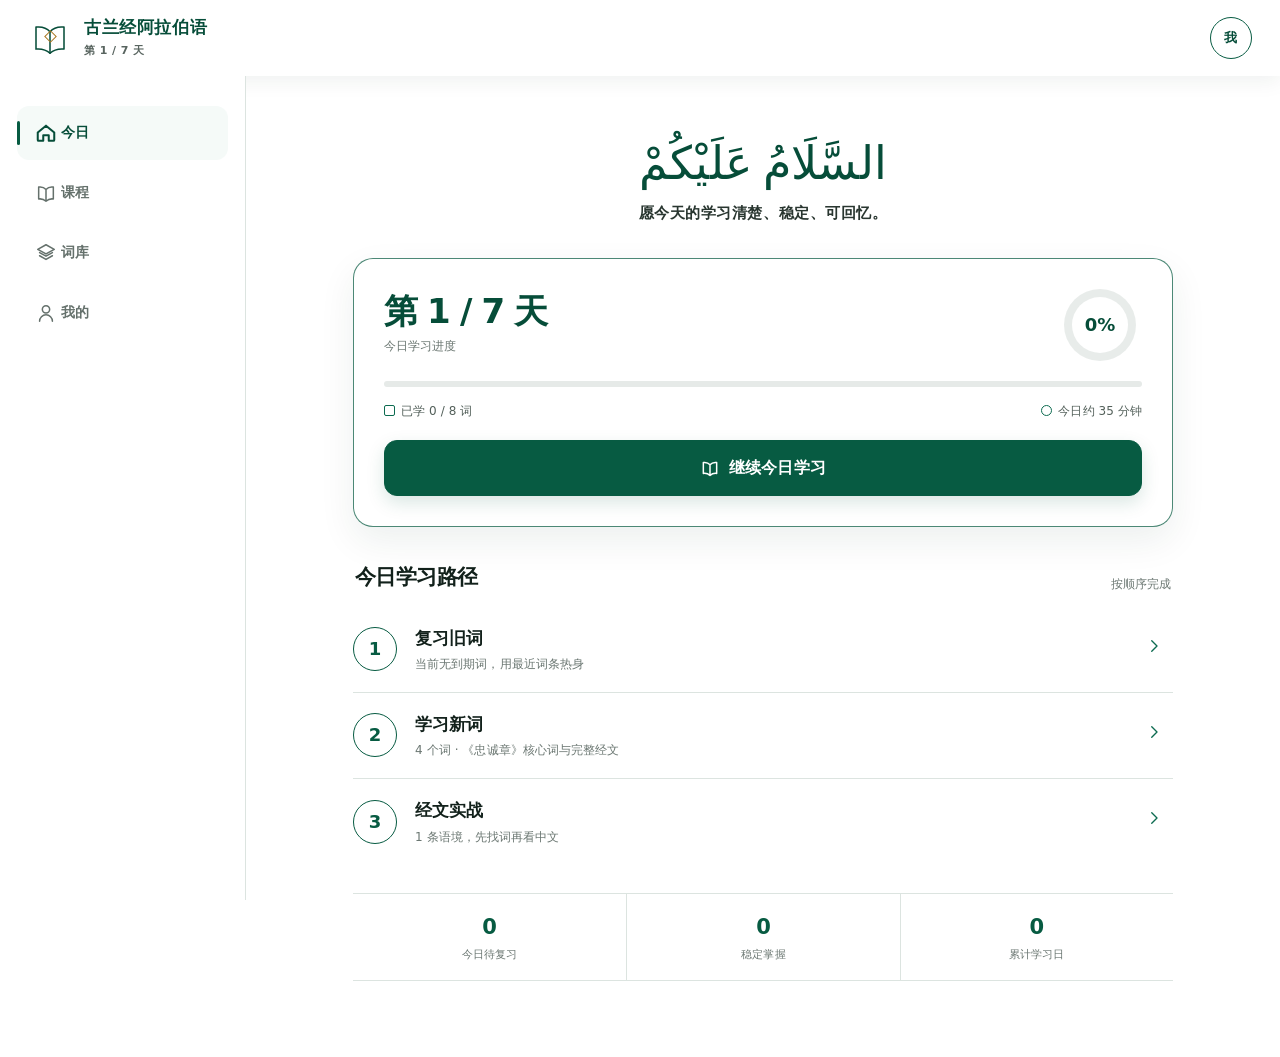
<file: web/index.html>
<!doctype html>
<html lang="zh-CN">
<head>
  <meta charset="utf-8">
  <meta name="viewport" content="width=device-width,initial-scale=1,viewport-fit=cover">
  <meta name="theme-color" content="#075b42">
  <meta name="color-scheme" content="light">
  <meta name="description" content="离线优先的古兰经阿拉伯语学习应用开源代码">
  <title>古兰经阿拉伯语学习</title>
  <link rel="manifest" href="manifest.webmanifest">
  <link rel="icon" href="assets/app-icon.svg" type="image/svg+xml">
  <link rel="stylesheet" href="styles.css?v=0.2.0-community">
</head>
<body>
  <div class="app-shell">
    <header class="topbar">
      <button class="brand-button" type="button" data-go="today" aria-label="回到今日学习">
        <span class="brand-mark" aria-hidden="true">
          <svg viewBox="0 0 48 48"><path d="M8 11.5c6.8-.8 12.2 1 16 5.3 3.8-4.3 9.2-6.1 16-5.3v25.2c-6.6-.6-11.9 1-16 4.8-4.1-3.8-9.4-5.4-16-4.8V11.5Z"/><path d="M24 17v24.5"/></svg>
        </span>
        <span><strong>古兰经阿拉伯语</strong><small id="topbarSubtitle">第 1 / 7 天</small></span>
      </button>
      <div class="topbar-actions">
        <button id="installButton" class="icon-button" type="button" aria-label="安装应用" title="安装应用" hidden>
          <svg viewBox="0 0 24 24"><path d="M12 3v12m0 0 4-4m-4 4-4-4M5 17v3h14v-3"/></svg>
        </button>
        <button class="avatar-button" type="button" data-go="profile" aria-label="打开我的学习">我</button>
      </div>
    </header>

    <nav class="main-nav" aria-label="主导航">
      <button class="nav-item active" type="button" data-view="today">
        <svg viewBox="0 0 24 24"><path d="M3 11.5 12 4l9 7.5v8a1 1 0 0 1-1 1h-5v-6H9v6H4a1 1 0 0 1-1-1v-8Z"/></svg><span>今日</span>
      </button>
      <button class="nav-item" type="button" data-view="course">
        <svg viewBox="0 0 24 24"><path d="M4 5.5c3.3-.5 6 .4 8 2.7 2-2.3 4.7-3.2 8-2.7v13c-3.2-.4-5.9.5-8 2.5-2.1-2-4.8-2.9-8-2.5v-13ZM12 8.2V21"/></svg><span>课程</span>
      </button>
      <button class="nav-item" type="button" data-view="library">
        <svg viewBox="0 0 24 24"><path d="m12 3 9 5-9 5-9-5 9-5Zm-7 8.5 7 4 7-4M5 15l7 4 7-4"/></svg><span>词库</span>
      </button>
      <button class="nav-item" type="button" data-view="pronunciation">
        <svg viewBox="0 0 24 24"><path d="M12 15a4 4 0 0 0 4-4V6a4 4 0 1 0-8 0v5a4 4 0 0 0 4 4Zm7-4a7 7 0 0 1-14 0M12 18v4m-4 0h8"/></svg><span>发音</span>
      </button>
      <button class="nav-item" type="button" data-view="profile">
        <svg viewBox="0 0 24 24"><path d="M12 12a4 4 0 1 0 0-8 4 4 0 0 0 0 8Zm-7 9a7 7 0 0 1 14 0"/></svg><span>我的</span>
      </button>
    </nav>

    <main id="mainView" class="main-view" tabindex="-1" aria-live="polite"></main>
  </div>

  <section id="sessionLayer" class="session-layer" role="dialog" aria-modal="true" hidden aria-label="学习训练">
    <header class="session-header">
      <button id="sessionBack" class="icon-button" type="button" aria-label="退出当前训练">
        <svg viewBox="0 0 24 24"><path d="m15 5-7 7 7 7"/></svg>
      </button>
      <div class="session-heading"><strong id="sessionTitle">学习训练</strong><span id="sessionCount">1 / 5</span></div>
      <button id="sessionFavorite" class="icon-button" type="button" aria-label="收藏当前词" hidden>
        <svg viewBox="0 0 24 24"><path d="m12 3 2.8 5.7 6.2.9-4.5 4.4 1.1 6.2-5.6-3-5.6 3 1.1-6.2L3 9.6l6.2-.9L12 3Z"/></svg>
      </button>
    </header>
    <div class="session-progress"><span id="sessionProgress"></span></div>
    <div id="sessionContent" class="session-content"></div>
  </section>

  <dialog id="confirmDialog" class="dialog">
    <form method="dialog">
      <h2 id="dialogTitle">请确认</h2>
      <p id="dialogMessage"></p>
      <div class="dialog-actions">
        <button class="secondary-button" value="cancel">取消</button>
        <button id="dialogConfirm" class="danger-button" value="confirm">确认</button>
      </div>
    </form>
  </dialog>

  <div id="toast" class="toast" role="status" aria-live="polite"></div>
  <input id="importInput" type="file" accept="application/json" hidden>
  <audio id="modelAudio" preload="auto" crossorigin="anonymous"></audio>
  <audio id="recordingAudio" preload="metadata"></audio>

  <script src="data/course-data.js?v=0.2.0-community"></script>
  <script src="data/alphabet-data.js?v=0.2.0-community"></script>
  <script src="data/pronunciation-data.js?v=0.2.0-community"></script>
  <script src="app.js?v=0.2.0-community"></script>
</body>
</html>
</file>
<file: web/styles.css>
:root {
  --green-950: #043b2c;
  --green-900: #064d39;
  --green-800: #075b42;
  --green-700: #0c6b50;
  --green-100: #e8f3ee;
  --green-50: #f5faf8;
  --sand-200: #dfc99c;
  --sand-100: #f4e8cf;
  --sand-50: #fcf8f0;
  --gold: #a97722;
  --red: #bd4038;
  --red-soft: #fff0ee;
  --amber: #d79711;
  --ink: #12211b;
  --muted: #6b7772;
  --line: #dce4e0;
  --line-strong: #c6d2cc;
  --white: #ffffff;
  --page: #f7f9f8;
  --shadow: 0 14px 36px rgba(13, 54, 39, .075);
  --shadow-soft: 0 5px 18px rgba(13, 54, 39, .055);
  --radius: 20px;
  --radius-md: 16px;
  --radius-sm: 12px;
  --safe-top: env(safe-area-inset-top, 0px);
  --safe-bottom: 0px;
}

* { box-sizing: border-box; }
html { min-height: 100%; background: var(--page); color: var(--ink); }
body {
  min-height: 100%;
  margin: 0;
  background: var(--page);
  font-family: "Microsoft YaHei", "PingFang SC", "Noto Sans SC", system-ui, sans-serif;
  font-size: 15px;
  line-height: 1.55;
  -webkit-font-smoothing: antialiased;
}
button, input, select { font: inherit; }
button { color: inherit; }
button:disabled { opacity: .48; cursor: not-allowed; }
button, a, select, input { -webkit-tap-highlight-color: transparent; }
button:focus-visible, a:focus-visible, input:focus-visible, select:focus-visible {
  outline: 3px solid rgba(10, 107, 77, .2);
  outline-offset: 2px;
}
a { color: inherit; }
svg { width: 24px; height: 24px; fill: none; stroke: currentColor; stroke-width: 1.8; stroke-linecap: round; stroke-linejoin: round; }
[hidden] { display: none !important; }
.arabic {
  font-family: "Noto Naskh Arabic", "Traditional Arabic", "Amiri", "Scheherazade New", serif;
  direction: rtl;
  unicode-bidi: isolate;
}

.app-shell { min-height: 100dvh; background: var(--white); }
.topbar {
  position: sticky;
  top: 0;
  z-index: 30;
  height: calc(68px + var(--safe-top));
  display: flex;
  align-items: center;
  justify-content: space-between;
  padding: var(--safe-top) 18px 0;
  border-bottom: 1px solid rgba(221, 228, 224, .86);
  background: rgba(255, 255, 255, .96);
  backdrop-filter: blur(12px);
}
.brand-button { display: flex; align-items: center; gap: 11px; border: 0; background: transparent; padding: 0; text-align: left; cursor: pointer; }
.brand-button > span:last-child { display: grid; }
.brand-button strong { font-size: 16px; line-height: 1.25; letter-spacing: .01em; }
.brand-button small { margin-top: 2px; color: var(--muted); font-size: 11px; font-weight: 600; }
.brand-mark { width: 38px; height: 38px; display: grid; place-items: center; border-radius: 12px; color: var(--white); background: var(--green-800); }
.brand-mark svg { width: 25px; height: 25px; stroke-width: 2.2; }
.topbar-actions { display: flex; align-items: center; gap: 8px; }
.icon-button { width: 42px; height: 42px; display: grid; place-items: center; border: 0; border-radius: 50%; background: transparent; cursor: pointer; }
.icon-button:hover { background: var(--green-50); color: var(--green-800); }
.avatar-button { width: 36px; height: 36px; border: 0; border-radius: 50%; color: var(--white); background: var(--green-800); font-size: 13px; font-weight: 800; cursor: pointer; }

.main-nav {
  position: fixed;
  left: 0;
  right: 0;
  bottom: 0;
  z-index: 40;
  height: calc(68px + var(--safe-bottom));
  display: grid;
  grid-template-columns: repeat(5, 1fr);
  padding-bottom: var(--safe-bottom);
  border-top: 1px solid var(--line);
  background: rgba(255, 255, 255, .98);
}
.nav-item { min-width: 0; display: flex; flex-direction: column; align-items: center; justify-content: center; gap: 3px; border: 0; background: transparent; color: #68726d; font-size: 11px; font-weight: 650; cursor: pointer; }
.nav-item svg { width: 23px; height: 23px; stroke-width: 1.7; }
.nav-item.active { color: var(--green-800); font-weight: 800; }
.nav-item.active svg { stroke-width: 2.2; }
.main-view { min-height: calc(100dvh - 68px - var(--safe-top)); padding: 22px 16px calc(92px + var(--safe-bottom)); background: var(--white); }
.main-view:focus { outline: none; }
.page { width: min(100%, 760px); margin: 0 auto; animation: page-in .2s ease-out; }
@keyframes page-in { from { opacity: .4; transform: translateY(4px); } to { opacity: 1; transform: none; } }

.page-heading { margin-bottom: 22px; }
.page-heading h1 { margin: 0; font-size: 28px; line-height: 1.25; letter-spacing: -.02em; }
.page-heading p { margin: 7px 0 0; color: var(--muted); }
.eyebrow { margin: 0 0 5px; color: var(--green-700); font-size: 13px; font-weight: 800; }
.greeting { padding: 7px 2px 21px; text-align: center; }
.greeting .arabic { color: var(--green-900); font-size: 28px; line-height: 1.3; }
.greeting p { margin: 5px 0 0; color: var(--muted); }

.today-panel { padding: 22px; border: 1px solid var(--line); border-radius: var(--radius); background: var(--white); box-shadow: var(--shadow); }
.day-row { display: flex; align-items: baseline; justify-content: space-between; gap: 16px; }
.day-row h1 { margin: 0; font-size: 28px; line-height: 1.2; }
.day-row strong { color: var(--green-800); font-size: 16px; }
.progress-track { height: 7px; overflow: hidden; margin: 14px 0 10px; border-radius: 999px; background: #e5e8e6; }
.progress-track > span { display: block; height: 100%; width: 0; border-radius: inherit; background: var(--green-800); transition: width .3s ease; }
.today-meta { display: flex; justify-content: space-between; gap: 12px; color: var(--muted); font-size: 12px; }

.primary-button, .secondary-button, .outline-button, .danger-button, .answer-button {
  min-height: 48px;
  display: inline-flex;
  align-items: center;
  justify-content: center;
  gap: 9px;
  border-radius: 10px;
  padding: 0 18px;
  font-size: 15px;
  font-weight: 800;
  text-decoration: none;
  cursor: pointer;
}
.primary-button { color: var(--white); border: 1px solid var(--green-800); background: var(--green-800); }
.primary-button:hover { background: var(--green-900); }
.primary-button.wide { width: 100%; min-height: 56px; margin-top: 18px; font-size: 17px; }
.primary-button svg, .secondary-button svg, .outline-button svg { width: 20px; height: 20px; }
.secondary-button { border: 1px solid var(--line-strong); background: var(--white); }
.secondary-button:hover { color: var(--green-800); border-color: var(--green-700); }
.outline-button { border: 1px solid var(--sand-200); background: var(--sand-50); color: #715217; }
.danger-button { color: var(--red); border: 1px solid #e0aaa5; background: var(--red-soft); }
.text-button { border: 0; background: transparent; color: var(--green-800); padding: 7px; font-weight: 800; cursor: pointer; }
.small-button { min-height: 38px; padding: 0 13px; font-size: 13px; }
.button-row { display: flex; flex-wrap: wrap; gap: 10px; }
.button-row > * { flex: 1 1 150px; }

.section-title { display: flex; align-items: center; justify-content: space-between; gap: 12px; margin: 30px 2px 12px; }
.section-title h2 { margin: 0; font-size: 19px; }
.section-title span { color: var(--muted); font-size: 12px; }
.path-list { position: relative; display: grid; gap: 10px; }
.path-list::before { content: ""; position: absolute; left: 22px; top: 32px; bottom: 32px; width: 1px; background: var(--line-strong); }
.path-item {
  position: relative;
  width: 100%;
  min-height: 72px;
  display: grid;
  grid-template-columns: 46px 1fr 24px;
  align-items: center;
  gap: 12px;
  padding: 11px 14px 11px 10px;
  border: 1px solid var(--line);
  border-radius: 13px;
  background: var(--white);
  text-align: left;
  cursor: pointer;
}
.path-item:hover { border-color: #9db6ab; background: var(--green-50); }
.path-number { position: relative; z-index: 1; width: 38px; height: 38px; display: grid; place-items: center; border: 2px solid var(--green-800); border-radius: 50%; color: var(--green-800); background: var(--white); font-weight: 900; }
.path-item.done .path-number { color: var(--white); background: var(--green-800); }
.path-copy { min-width: 0; display: grid; }
.path-copy strong { font-size: 16px; }
.path-copy small { margin-top: 2px; color: var(--muted); white-space: nowrap; overflow: hidden; text-overflow: ellipsis; }
.path-arrow { color: var(--muted); }
.path-arrow svg { width: 18px; }
.gate-note { margin-top: 14px; padding: 13px 15px; border-left: 3px solid var(--gold); background: var(--sand-50); color: #685126; font-size: 13px; }

.summary-strip { display: grid; grid-template-columns: repeat(3, 1fr); margin-top: 24px; border-top: 1px solid var(--line); border-bottom: 1px solid var(--line); }
.summary-item { padding: 15px 10px; text-align: center; border-left: 1px solid var(--line); }
.summary-item:first-child { border-left: 0; }
.summary-item strong { display: block; color: var(--green-800); font-size: 20px; }
.summary-item span { display: block; margin-top: 2px; color: var(--muted); font-size: 11px; }

.tabs { display: flex; gap: 4px; overflow-x: auto; margin-bottom: 18px; padding: 3px; border: 1px solid var(--line); border-radius: 11px; background: var(--page); scrollbar-width: none; }
.tab { flex: 1 0 auto; min-height: 38px; border: 0; border-radius: 8px; padding: 0 14px; background: transparent; color: var(--muted); font-size: 13px; font-weight: 750; cursor: pointer; }
.tab.active { color: var(--green-900); background: var(--white); box-shadow: 0 1px 4px rgba(17,49,38,.08); }
.lesson-list, .pron-list, .word-list { border-top: 1px solid var(--line); }
.lesson-row, .pron-row, .word-row {
  width: 100%;
  min-height: 70px;
  display: grid;
  grid-template-columns: auto minmax(0, 1fr) auto;
  align-items: center;
  gap: 14px;
  padding: 12px 4px;
  border: 0;
  border-bottom: 1px solid var(--line);
  background: transparent;
  text-align: left;
  cursor: pointer;
}
.lesson-row:hover, .pron-row:hover, .word-row:hover { background: var(--green-50); }
.row-index { width: 42px; height: 42px; display: grid; place-items: center; border-radius: 50%; color: var(--green-800); background: var(--green-100); font-weight: 900; }
.row-copy { min-width: 0; display: grid; }
.row-copy strong { white-space: nowrap; overflow: hidden; text-overflow: ellipsis; }
.row-copy small { margin-top: 3px; color: var(--muted); white-space: nowrap; overflow: hidden; text-overflow: ellipsis; }
.row-status { color: var(--muted); font-size: 12px; text-align: right; }
.row-status.done { color: var(--green-700); font-weight: 800; }
.row-chevron { color: #87918c; }

.lesson-hero { padding-bottom: 20px; border-bottom: 1px solid var(--line); }
.back-line { display: flex; align-items: center; justify-content: space-between; margin: -8px 0 16px; }
.back-button { display: inline-flex; align-items: center; gap: 4px; border: 0; background: transparent; padding: 7px 0; color: var(--green-800); font-weight: 800; cursor: pointer; }
.back-button svg { width: 18px; }
.lesson-hero h1 { margin: 0; font-size: 26px; }
.lesson-hero p { color: var(--muted); }
.lesson-meta { display: flex; flex-wrap: wrap; gap: 8px 20px; color: var(--muted); font-size: 12px; }
.lesson-preview { margin-top: 20px; }
.mini-word { display: grid; grid-template-columns: 1fr auto; align-items: center; gap: 18px; padding: 12px 0; border-bottom: 1px solid var(--line); }
.mini-word .arabic { color: var(--green-900); font-size: 27px; }
.mini-word span:last-child { text-align: right; }

.search-box { position: relative; margin-bottom: 14px; }
.search-box svg { position: absolute; left: 14px; top: 50%; width: 20px; transform: translateY(-50%); color: var(--muted); }
.search-box input { width: 100%; height: 50px; border: 1px solid var(--line-strong); border-radius: 12px; padding: 0 15px 0 44px; background: var(--white); color: var(--ink); }
.word-row { grid-template-columns: minmax(110px, .75fr) minmax(0, 1fr) auto; }
.word-row .arabic { color: var(--green-900); font-size: 26px; text-align: right; }
.word-row .word-meaning { min-width: 0; }
.word-row .word-meaning strong, .word-row .word-meaning small { display: block; white-space: nowrap; overflow: hidden; text-overflow: ellipsis; }
.word-row .word-meaning small { color: var(--muted); font-size: 11px; }
.favorite-mark { color: var(--gold); }
.empty-state { padding: 54px 20px; text-align: center; color: var(--muted); }
.empty-state svg { width: 44px; height: 44px; margin-bottom: 8px; color: var(--line-strong); }

.pron-overview { padding: 20px 0; border-top: 1px solid var(--line); border-bottom: 1px solid var(--line); }
.pron-overview .progress-track { margin-top: 10px; }
.pron-latest { display: grid; grid-template-columns: auto auto 1fr; align-items: baseline; gap: 9px; margin-top: 14px; padding: 12px 14px; border-radius: 11px; background: var(--green-50); text-align: left; }
.pron-latest span, .pron-latest small { color: var(--muted); font-size: 12px; }
.pron-latest strong { color: var(--green-800); font-size: 18px; }
.pron-latest small { text-align: right; }
.gate-badge { min-width: 42px; height: 26px; display: inline-grid; place-items: center; border-radius: 6px; color: #6c5118; background: var(--sand-100); font-size: 11px; font-weight: 900; }

.profile-grid { display: grid; grid-template-columns: repeat(3, 1fr); border: 1px solid var(--line); border-radius: var(--radius); overflow: hidden; }
.profile-stat { padding: 18px 8px; border-left: 1px solid var(--line); text-align: center; }
.profile-stat:first-child { border-left: 0; }
.profile-stat strong { display: block; color: var(--green-800); font-size: 23px; }
.profile-stat span { color: var(--muted); font-size: 11px; }
.settings-list { border-top: 1px solid var(--line); }
.setting-row { min-height: 68px; display: grid; grid-template-columns: minmax(0,1fr) auto; align-items: center; gap: 18px; border-bottom: 1px solid var(--line); }
.setting-copy strong, .setting-copy small { display: block; }
.setting-copy small { margin-top: 3px; color: var(--muted); }
.setting-row select { min-height: 40px; border: 1px solid var(--line-strong); border-radius: 8px; background: var(--white); padding: 0 10px; }
.switch { position: relative; width: 48px; height: 28px; }
.switch input { position: absolute; opacity: 0; pointer-events: none; }
.switch span { position: absolute; inset: 0; border-radius: 999px; background: #c8cfcb; transition: .2s; }
.switch span::after { content: ""; position: absolute; width: 22px; height: 22px; left: 3px; top: 3px; border-radius: 50%; background: var(--white); box-shadow: 0 1px 3px rgba(0,0,0,.2); transition: .2s; }
.switch input:checked + span { background: var(--green-800); }
.switch input:checked + span::after { transform: translateX(20px); }
.source-note { margin-top: 24px; padding: 14px 16px; border-left: 3px solid var(--green-700); background: var(--green-50); color: var(--muted); font-size: 12px; }

.session-layer { position: fixed; inset: 0; z-index: 100; overflow-y: auto; background: var(--white); }
.session-header { position: sticky; top: 0; z-index: 4; height: calc(64px + var(--safe-top)); padding-top: var(--safe-top); display: grid; grid-template-columns: 48px 1fr 48px; align-items: center; border-bottom: 1px solid var(--line); background: rgba(255,255,255,.97); }
.session-heading { min-width: 0; display: flex; align-items: center; justify-content: center; gap: 12px; }
.session-heading strong { white-space: nowrap; overflow: hidden; text-overflow: ellipsis; }
.session-heading span { color: var(--muted); font-size: 12px; font-weight: 750; }
.session-progress { position: sticky; top: calc(64px + var(--safe-top)); z-index: 4; height: 4px; background: #e6e9e7; }
.session-progress span { display: block; height: 100%; background: var(--green-800); transition: width .25s ease; }
.session-content { width: min(100%, 720px); min-height: calc(100dvh - 68px - var(--safe-top)); margin: 0 auto; padding: 28px 18px calc(36px + var(--safe-bottom)); }

.flashcard { min-height: calc(100dvh - 136px); display: flex; flex-direction: column; }
.flash-main { flex: 1; display: grid; place-items: center; text-align: center; padding: 10px 0 28px; }
.flash-main-inner { width: 100%; }
.word-study-mode { width: min(100%, 360px); display: grid; grid-template-columns: 1fr 1fr; gap: 4px; margin: 0 auto 24px; padding: 4px; border-radius: 12px; background: #edf1ef; }
.word-study-mode button { min-height: 44px; border: 0; border-radius: 9px; background: transparent; color: var(--muted); font-weight: 800; cursor: pointer; }
.word-study-mode button.active { color: var(--green-900); background: var(--white); box-shadow: 0 2px 8px rgba(17,49,38,.09); }
.word-study-mode button:disabled { cursor: not-allowed; opacity: .45; }
.flash-arabic { color: var(--green-900); font-size: clamp(64px, 18vw, 108px); line-height: 1.35; }
.dictation-cue { min-height: 112px; display: grid; place-items: center; align-content: center; gap: 5px; }
.dictation-cue span { display: inline-flex; min-height: 26px; align-items: center; border-radius: 999px; padding: 2px 11px; color: var(--green-800); background: var(--green-100); font-size: 11px; font-weight: 850; letter-spacing: .08em; }
.dictation-cue strong { color: var(--green-900); font-size: 24px; }
.dictation-cue small { color: var(--muted); font-size: 12px; }
.word-audio-player { width: min(100%, 440px); margin: 16px auto 0; padding: 16px; border: 1px solid var(--line); border-radius: 16px; background: #fbfcfb; }
.audio-circle { width: 58px; height: 58px; display: grid; place-items: center; margin: 0 auto 13px; border: 1px solid var(--line-strong); border-radius: 50%; color: var(--green-800); background: var(--white); box-shadow: 0 4px 10px rgba(17,49,38,.08); cursor: pointer; }
.audio-circle svg { width: 25px; height: 25px; }
.audio-circle.playing { color: var(--white); border-color: var(--green-800); background: var(--green-800); box-shadow: 0 0 0 7px var(--green-100); }
.audio-circle:disabled { cursor: not-allowed; opacity: .45; }
.word-audio-label { color: var(--green-700); font-size: 12px; font-weight: 800; }
.word-audio-status { min-height: 18px; margin-top: 3px; color: var(--muted); font-size: 11px; }
.word-audio-controls { display: grid; grid-template-columns: 112px minmax(0, 1fr); align-items: center; gap: 10px; margin-top: 13px; padding-top: 13px; border-top: 1px solid var(--line); text-align: left; }
.word-repeat-control, .word-speed-control { display: flex; align-items: center; gap: 6px; }
.word-repeat-control > span, .word-speed-control > span { color: var(--muted); font-size: 11px; font-weight: 750; }
.word-repeat-control select { min-width: 68px; min-height: 44px; border: 1px solid var(--line-strong); border-radius: 8px; padding: 0 7px; background: var(--white); color: var(--text); font-weight: 750; }
.word-speed-control { justify-content: flex-end; }
.word-speed-control button { min-width: 52px; min-height: 44px; border: 1px solid transparent; border-radius: 8px; background: transparent; color: var(--muted); cursor: pointer; }
.word-speed-control button.active { border-color: var(--green-800); color: var(--white); background: var(--green-800); font-weight: 800; }
.pronunciation-form-switcher { width: min(100%, 520px); margin: -12px auto 16px; text-align: center; }
.pronunciation-form-switcher > span { display: block; margin-bottom: 7px; color: var(--muted); font-size: 11px; font-weight: 800; }
.pronunciation-form-switcher > div { display: flex; flex-wrap: wrap; justify-content: center; gap: 6px; }
.pronunciation-form-switcher button { min-height: 42px; border: 1px solid var(--line-strong); border-radius: 9px; padding: 3px 13px 6px; color: var(--green-900); background: var(--white); font-family: "Noto Naskh Arabic", "Traditional Arabic", serif; font-size: 22px; cursor: pointer; }
.pronunciation-form-switcher button.active { border-color: var(--green-800); color: var(--white); background: var(--green-800); box-shadow: 0 0 0 3px var(--green-100); }
.four-layer-player { width: min(100%, 560px); padding: 14px; }
.audio-layer-tabs { display: grid; grid-template-columns: repeat(4, 1fr); gap: 5px; margin-bottom: 14px; }
.audio-layer-tabs button { min-height: 44px; border: 1px solid var(--line); border-radius: 9px; padding: 5px 4px; color: var(--muted); background: var(--white); font-size: 11px; font-weight: 800; cursor: pointer; }
.audio-layer-tabs button.active { color: var(--white); border-color: var(--green-800); background: var(--green-800); }
.audio-layer-tabs button:disabled { opacity: .42; cursor: not-allowed; }
.natural-word-panel, .slow-syllable-panel, .ending-teaching-grid, .context-teaching-panel { min-height: 132px; border: 1px solid #d8e4de; border-radius: 13px; padding: 13px 14px; background: var(--green-50); }
.natural-word-panel { display: grid; place-items: center; align-content: center; gap: 2px; }
.natural-word-panel > span, .slow-syllable-heading span, .ending-teaching-grid span, .context-reference { color: var(--green-700); font-size: 11px; font-weight: 850; }
.natural-word-panel > strong { color: var(--green-950); font-size: 42px; line-height: 1.35; }
.natural-word-panel > small { color: var(--muted); font-size: 11px; }
.slow-syllable-heading { display: flex; align-items: center; justify-content: space-between; gap: 10px; text-align: left; }
.slow-syllable-heading small { color: var(--muted); font-size: 10px; }
.syllable-buttons { display: flex; flex-wrap: wrap; align-items: center; justify-content: center; gap: 5px; margin: 14px 0 8px; }
.syllable-buttons button { min-width: 52px; min-height: 48px; border: 1px solid var(--line-strong); border-radius: 9px; padding: 0 10px 5px; color: var(--green-950); background: var(--white); font-family: "Noto Naskh Arabic", "Traditional Arabic", serif; font-size: 28px; cursor: pointer; transition: .12s ease; }
.syllable-buttons button.active { color: var(--white); border-color: var(--green-800); background: var(--green-800); box-shadow: 0 0 0 5px rgba(26,103,73,.14); transform: translateY(-1px); }
.syllable-buttons i { color: var(--muted); font-style: normal; }
.layer-teaching-note { margin: 8px 0 0; color: var(--muted); font-size: 10px; line-height: 1.55; }
.ending-teaching-grid { display: grid; grid-template-columns: repeat(2, 1fr); gap: 8px; text-align: left; }
.ending-teaching-grid > div { min-width: 0; border-radius: 9px; padding: 8px 10px; background: var(--white); }
.ending-teaching-grid strong { display: block; overflow: hidden; margin-top: 2px; color: var(--green-950); font-size: 25px; line-height: 1.35; white-space: nowrap; text-overflow: ellipsis; }
.ending-segment-button { display: block; width: 100%; overflow: hidden; margin-top: 2px; padding: 0; border: 0; color: var(--green-950); background: transparent; font-size: 25px; line-height: 1.35; text-align: left; white-space: nowrap; text-overflow: ellipsis; cursor: pointer; }
.ending-segment-button:focus-visible { outline: 3px solid rgba(26,103,73,.45); outline-offset: 3px; border-radius: 5px; }
.ending-segment-button:active { color: var(--green-700); transform: translateY(1px); }
.ending-teaching-grid .ending-drills { grid-column: 1 / -1; }
.ending-drills p { margin: 5px 0 2px; color: var(--green-900); text-align: center; }
.ending-drill-button { min-width: 42px; border: 1px solid var(--line-strong); border-radius: 7px; padding: 1px 7px 4px; color: var(--green-950); background: var(--white); font-size: 22px; font-weight: 700; cursor: pointer; }
.ending-drill-button:disabled { opacity: .42; cursor: not-allowed; }
.ending-drill-button:active { color: var(--white); border-color: var(--green-800); background: var(--green-800); }
.ending-drills small, .ending-teaching-grid > div > small { display: block; margin-top: 4px; color: var(--muted); font-size: 9px; line-height: 1.35; }
.context-teaching-panel { text-align: left; }
.context-reference { display: flex; justify-content: space-between; gap: 10px; }
.context-reference b { font-size: 11px; }
.context-arabic { margin: 10px 0; color: var(--green-950); font-size: 29px; line-height: 1.8; text-align: center; }
.context-arabic mark { border-radius: 5px; padding: 0 3px; color: var(--green-950); background: #f1dca7; box-shadow: inset 0 -2px #c9a450; }
.context-teaching-panel > small { display: block; color: var(--muted); font-size: 9px; text-align: center; }
.context-warning { margin: 8px 0; border-radius: 8px; padding: 8px 10px; color: #6d4a08; background: #fff1ca; font-size: 10px; font-weight: 750; }
.layer-play-actions { display: grid; grid-template-columns: 64px 1fr 1fr; align-items: center; gap: 8px; margin: 14px 0 9px; }
.layer-play-actions .audio-circle { width: 56px; height: 56px; margin: 0; }
.layer-control-button { min-height: 46px; display: flex; align-items: center; justify-content: center; gap: 6px; border: 1px solid var(--line-strong); border-radius: 9px; color: var(--green-800); background: var(--white); font-size: 11px; font-weight: 800; cursor: pointer; }
.layer-control-button svg { width: 17px; height: 17px; }
.layer-control-button:disabled { opacity: .42; cursor: not-allowed; }
.teacher-review-warning { margin: 12px 0 0; border-top: 1px solid #ead8a6; padding-top: 10px; color: #70551d; font-size: 9px; line-height: 1.55; text-align: left; }
.recall-prompt { margin: 18px 0 0; color: var(--muted); font-size: 14px; }
.dictation-form { width: min(100%, 440px); display: grid; gap: 8px; margin: 18px auto 0; text-align: left; }
.dictation-form label { color: var(--green-900); font-size: 13px; font-weight: 850; }
.dictation-form input { width: 100%; min-height: 58px; border: 2px solid var(--line-strong); border-radius: 12px; padding: 7px 15px 9px; color: var(--green-900); background: var(--white); font-family: "Noto Naskh Arabic", "Traditional Arabic", serif; font-size: 30px; text-align: right; outline: none; }
.dictation-form input:focus { border-color: var(--green-700); box-shadow: 0 0 0 4px var(--green-100); }
.dictation-form input:disabled { color: var(--muted); background: #f5f7f6; }
.dictation-form > small { color: var(--muted); font-size: 11px; }
.dictation-feedback { border-radius: 10px; padding: 10px 12px; font-size: 12px; font-weight: 750; }
.dictation-feedback.correct { color: var(--green-900); background: var(--green-100); }
.dictation-feedback.wrong { color: var(--red); background: var(--red-soft); }
.dictation-actions { display: grid; grid-template-columns: 1fr 1fr; gap: 8px; margin-top: 4px; }
.dictation-actions > :only-child { grid-column: 1 / -1; }
.dictation-result-badge { width: max-content; margin: 0 auto 8px; border-radius: 999px; padding: 4px 11px; font-size: 11px; font-weight: 850; }
.dictation-result-badge.correct { color: var(--green-900); background: var(--green-100); }
.dictation-result-badge.revealed { color: #6d4a08; background: #fff1ca; }
.dictation-answer { color: var(--green-900); font-size: clamp(48px, 13vw, 76px); line-height: 1.4; text-align: center; }
.answer-panel { border-top: 1px solid var(--line); padding-top: 22px; animation: answer-in .2s ease; }
@keyframes answer-in { from { opacity: 0; transform: translateY(8px); } to { opacity: 1; transform: none; } }
.answer-meaning { margin: 0; font-size: 28px; text-align: center; }
.answer-pos { margin: 3px 0 20px; color: var(--muted); text-align: center; }
.phrase-block { padding: 16px 0; border-top: 1px dashed var(--sand-200); border-bottom: 1px dashed var(--sand-200); }
.phrase-block .arabic { display: block; color: var(--green-900); font-size: 30px; text-align: center; }
.phrase-block span:last-child { display: block; margin-top: 5px; color: var(--muted); text-align: center; }
.detail-lines { margin: 14px 0; font-size: 13px; }
.detail-lines p { margin: 7px 0; }
.detail-lines b { color: var(--green-800); }
.reveal-button { width: 100%; min-height: 56px; }
.rating-row { display: grid; grid-template-columns: repeat(3, 1fr); gap: 9px; margin-top: 18px; }
.answer-button { min-height: 68px; display: grid; gap: 0; padding: 8px; border: 1px solid transparent; color: var(--white); }
.answer-button small { font-size: 10px; font-weight: 650; opacity: .9; }
.answer-button.forgot { background: var(--red); }
.answer-button.fuzzy { background: var(--amber); }
.answer-button.remember { background: var(--green-700); }

.verse-card { padding: 22px 18px; border: 1px solid var(--line); border-radius: 15px; background: var(--white); box-shadow: 0 4px 16px rgba(17,49,38,.05); }
.verse-reference { display: flex; justify-content: space-between; gap: 12px; color: var(--muted); font-size: 12px; }
.verse-arabic { margin: 22px 0; font-size: clamp(30px, 8vw, 44px); line-height: 2; text-align: center; }
.verse-arabic mark { color: var(--green-800); background: transparent; border-bottom: 3px solid var(--sand-200); }
.question-label { margin: 22px 0 9px; color: var(--green-800); font-weight: 850; }
.choice-list { display: grid; gap: 9px; }
.choice-button { min-height: 52px; border: 1px solid var(--line-strong); border-radius: 10px; background: var(--white); text-align: left; padding: 0 15px; cursor: pointer; }
.choice-button:hover { border-color: var(--green-700); }
.choice-button.correct { color: var(--green-900); border-color: var(--green-700); background: var(--green-50); font-weight: 800; }
.choice-button.wrong { color: var(--red); border-color: #dda49f; background: var(--red-soft); }
.translation-panel { margin-top: 18px; padding-top: 16px; border-top: 1px solid var(--line); animation: answer-in .2s ease; }
.translation-panel p { margin: 0; font-size: 16px; }
.translation-panel small { display: block; margin-top: 9px; color: var(--muted); }
.session-next { width: 100%; margin-top: 18px; }

.pron-card { text-align: center; }
.pron-task-title { display: inline-flex; min-height: 28px; align-items: center; margin-bottom: 4px; border-radius: 999px; padding: 3px 11px; color: var(--green-800); background: var(--green-100); font-size: 12px; font-weight: 850; }
.pron-target { margin: 0; color: var(--green-900); font-size: clamp(52px, 14vw, 82px); line-height: 1.4; }
.pron-target.long-target { margin: 10px auto; font-size: clamp(25px, 7vw, 39px); line-height: 1.9; }
.pron-source { color: var(--muted); }
.pron-step-card { margin: 20px 0 14px; padding: 14px 15px; border: 1px solid #cfe0d8; border-radius: 14px; background: var(--green-50); text-align: left; }
.pron-step-card > span { color: var(--green-700); font-size: 11px; font-weight: 850; letter-spacing: .08em; }
.pron-step-card > strong { display: block; margin-top: 3px; font-size: 15px; }
.pron-step-rail { display: grid; grid-template-columns: repeat(5, 1fr); gap: 4px; margin-top: 13px; }
.pron-step-rail > span { min-width: 0; display: grid; justify-items: center; gap: 4px; color: var(--muted); font-size: 10px; font-weight: 750; }
.pron-step-rail i { width: 26px; height: 26px; display: grid; place-items: center; border: 1px solid var(--line-strong); border-radius: 50%; background: var(--white); color: var(--muted); font-style: normal; }
.pron-step-rail i svg { width: 14px; height: 14px; }
.pron-step-rail > span.done { color: var(--green-800); }
.pron-step-rail > span.done i { color: var(--white); border-color: var(--green-800); background: var(--green-800); }
.audio-stack { border-top: 1px solid var(--line); }
.audio-lane { display: grid; grid-template-columns: 84px 44px minmax(54px, 1fr) auto auto; align-items: center; gap: 9px; min-height: 72px; border-bottom: 1px solid var(--line); text-align: left; }
.lane-label { min-width: 0; display: grid; }
.lane-label strong { font-size: 13px; }
.lane-label small { color: var(--muted); font-size: 10px; }
.round-play { width: 44px; height: 44px; display: grid; place-items: center; border: 0; border-radius: 50%; color: var(--white); background: var(--green-800); cursor: pointer; }
.round-play svg { width: 18px; height: 18px; fill: currentColor; stroke: none; }
.round-play.playing { background: var(--green-950); box-shadow: 0 0 0 5px var(--green-100); }
.playback { min-width: 0; display: grid; gap: 5px; }
.playback-track { height: 5px; overflow: hidden; border-radius: 99px; background: #dfe6e2; }
.playback-track i { display: block; width: 0; height: 100%; border-radius: inherit; background: var(--green-700); transition: width .1s linear; }
.playback-status { overflow: hidden; color: var(--muted); font-size: 10px; white-space: nowrap; text-overflow: ellipsis; }
.lane-time { color: var(--muted); font-size: 10px; white-space: nowrap; }
.lane-rerecord { min-width: 44px; min-height: 44px; border: 0; border-radius: 8px; background: var(--green-50); color: var(--green-800); font-size: 11px; font-weight: 800; cursor: pointer; }
.record-zone { padding: 28px 0 22px; }
.record-button { width: 92px; height: 92px; display: grid; place-items: center; margin: 0 auto; border: 0; border-radius: 50%; color: var(--white); background: var(--green-800); box-shadow: 0 0 0 12px var(--green-100); cursor: pointer; }
.record-button.recording { background: var(--red); animation: pulse 1.2s infinite; }
.record-button svg { width: 38px; height: 38px; }
@keyframes pulse { 50% { box-shadow: 0 0 0 18px rgba(189,64,56,.11); } }
.record-zone p { margin: 16px 0 0; color: var(--muted); }
.speed-control { display: inline-flex; gap: 4px; margin-top: 12px; padding: 3px; border: 1px solid var(--line); border-radius: 9px; }
.speed-control button { min-width: 52px; min-height: 44px; border: 0; border-radius: 7px; background: transparent; color: var(--muted); cursor: pointer; }
.speed-control button.active { color: var(--white); background: var(--green-800); }
.issue-picker, .comparison { margin-top: 20px; padding: 16px; border: 1px solid var(--line); border-radius: 14px; background: var(--white); text-align: left; }
.issue-picker h2, .comparison h2 { margin: 0; font-size: 17px; }
.issue-picker p, .comparison p, .self-check > p { margin: 3px 0 12px; color: var(--muted); font-size: 12px; }
.issue-picker [role="radiogroup"] { display: grid; gap: 8px; }
.issue-option { min-height: 48px; border: 1px solid var(--line-strong); border-radius: 9px; padding: 9px 12px; background: var(--white); text-align: left; cursor: pointer; }
.issue-option.active { color: var(--green-900); border-color: var(--green-700); background: var(--green-50); box-shadow: inset 3px 0 var(--green-700); font-weight: 800; }
.comparison [role="radiogroup"] { display: grid; grid-template-columns: repeat(3, 1fr); gap: 7px; }
.comparison-option { min-height: 48px; border: 1px solid var(--line-strong); border-radius: 9px; background: var(--white); font-size: 12px; cursor: pointer; }
.comparison-option.active { color: var(--white); border-color: var(--green-800); background: var(--green-800); font-weight: 800; }
.self-check { margin-top: 20px; text-align: left; }
.self-check h2 { margin-bottom: 0; font-size: 17px; }
.score-row { min-height: 68px; display: grid; grid-template-columns: minmax(0, 1fr) repeat(3, 58px); align-items: center; gap: 6px; border-bottom: 1px solid var(--line); }
.score-row > span { min-width: 0; display: grid; font-size: 13px; }
.score-row > span small { overflow: hidden; color: var(--muted); font-size: 10px; font-weight: 500; white-space: nowrap; text-overflow: ellipsis; }
.score-option { min-width: 0; min-height: 44px; display: grid; place-items: center; border: 1px solid var(--line-strong); border-radius: 8px; background: var(--white); font-size: 11px; cursor: pointer; }
.score-option.active { color: var(--white); border-color: var(--green-800); background: var(--green-800); font-weight: 800; }
.ab-row { display: flex; flex-wrap: wrap; align-items: center; justify-content: center; gap: 8px; margin: 18px 0; color: var(--muted); font-size: 12px; }
.ab-button { min-width: 76px; min-height: 44px; border: 1px solid var(--line-strong); border-radius: 8px; background: var(--white); cursor: pointer; }
.save-readiness { margin-top: 18px; padding: 11px 13px; border-radius: 9px; color: #7a5918; background: var(--sand-50); font-size: 12px; text-align: left; }
.save-readiness.ready { color: var(--green-900); background: var(--green-50); font-weight: 800; }

.completion { min-height: calc(100dvh - 150px); display: grid; place-items: center; text-align: center; }
.completion-mark { width: 78px; height: 78px; display: grid; place-items: center; margin: 0 auto 18px; border-radius: 50%; color: var(--white); background: var(--green-800); }
.completion-mark svg { width: 40px; height: 40px; stroke-width: 2.4; }
.completion h1 { margin: 0; font-size: 28px; }
.completion p { color: var(--muted); }

.dialog { width: min(430px, calc(100% - 32px)); border: 0; border-radius: 16px; padding: 0; box-shadow: 0 24px 70px rgba(10,35,27,.22); }
.dialog::backdrop { background: rgba(10, 25, 19, .42); }
.dialog form { padding: 24px; }
.dialog h2 { margin: 0; font-size: 20px; }
.dialog p { color: var(--muted); }
.dialog-actions { display: flex; justify-content: flex-end; gap: 10px; margin-top: 22px; }
.dialog-actions button { min-width: 96px; }
.toast { position: fixed; left: 50%; bottom: calc(86px + var(--safe-bottom)); z-index: 150; max-width: min(520px, calc(100% - 32px)); padding: 11px 16px; border-radius: 10px; color: var(--white); background: #203b31; box-shadow: var(--shadow); opacity: 0; transform: translate(-50%, 14px); pointer-events: none; transition: .2s; }
.toast.show { opacity: 1; transform: translate(-50%, 0); }

@media (min-width: 900px) {
  .app-shell { min-height: 100vh; display: grid; grid-template-columns: 228px 1fr; grid-template-rows: calc(72px + var(--safe-top)) 1fr; }
  .topbar { grid-column: 1 / -1; height: calc(72px + var(--safe-top)); padding: var(--safe-top) 26px 0; }
  .main-nav { position: sticky; top: calc(72px + var(--safe-top)); align-self: start; height: calc(100vh - 72px - var(--safe-top)); display: flex; flex-direction: column; gap: 7px; padding: 26px 14px; border-top: 0; border-right: 1px solid var(--line); background: #fbfcfb; }
  .nav-item { min-height: 52px; flex: 0 0 auto; flex-direction: row; justify-content: flex-start; gap: 14px; border-radius: 10px; padding: 0 18px; font-size: 14px; }
  .nav-item.active { background: var(--green-100); }
  .main-view { min-height: calc(100vh - 72px - var(--safe-top)); padding: 36px 42px 70px; }
  .page { width: min(100%, 820px); }
  .today-panel { padding: 26px; }
  .path-item { min-height: 78px; }
  .session-header { padding: var(--safe-top) 24px 0; grid-template-columns: 52px 1fr 52px; }
  .session-content { padding-top: 36px; }
  .toast { bottom: 28px; }
}

@media (max-width: 420px) {
  .topbar { height: calc(62px + var(--safe-top)); padding: var(--safe-top) 14px 0; }
  .brand-mark { width: 34px; height: 34px; }
  .brand-button strong { font-size: 14px; }
  .main-view { padding-left: 14px; padding-right: 14px; }
  .today-panel { padding: 18px; }
  .day-row h1 { font-size: 24px; }
  .rating-row { gap: 6px; }
  .answer-button { font-size: 14px; }
  .word-audio-player { padding: 14px 11px; }
  .word-study-mode { margin-bottom: 18px; }
  .dictation-cue strong { font-size: 21px; }
  .dictation-actions { grid-template-columns: 1fr; }
  .dictation-actions > :only-child { grid-column: auto; }
  .word-audio-controls { grid-template-columns: 98px minmax(0, 1fr); gap: 6px; }
  .word-repeat-control, .word-speed-control { gap: 4px; }
  .word-speed-control button { min-width: 45px; padding: 0 5px; font-size: 12px; }
  .audio-lane { grid-template-columns: 66px 44px minmax(44px, 1fr) auto auto; gap: 6px; }
  .lane-label strong { font-size: 12px; }
  .lane-time { max-width: 56px; overflow: hidden; text-overflow: ellipsis; }
  .score-row { grid-template-columns: minmax(0, 1fr) repeat(3, 54px); gap: 5px; }
  .score-option { font-size: 10px; }
  .profile-stat { padding-left: 4px; padding-right: 4px; }
}

/* V1.6 alphabet learning path and exact-sound studio */
.alphabet-page-head { gap: 14px; margin-bottom: 20px; }
.alphabet-page-head h1 { font-size: clamp(28px,7.2vw,36px); }
.alphabet-overview {
  display: grid;
  grid-template-columns: minmax(0,1fr) auto;
  gap: 20px;
  align-items: center;
  padding: 22px 2px 26px;
  border-top: 1px solid var(--line);
  border-bottom: 1px solid var(--line);
}
.alphabet-overview-progress > span { display: block; color: var(--ink); font-size: 18px; white-space: nowrap; }
.alphabet-overview-progress > span b { color: var(--green-900); font-size: 28px; }
.alphabet-overview-progress > div { height: 8px; margin-top: 11px; overflow: hidden; border-radius: 999px; background: #e5ece8; }
.alphabet-overview-progress > div i { display: block; height: 100%; border-radius: inherit; background: var(--green-800); transition: width .25s ease; }
.alphabet-overview-progress small { display: block; margin-top: 9px; color: var(--muted); font-size: 11px; line-height: 1.5; }
.alphabet-overview .primary-button { width: auto; min-width: 132px; margin: 0; white-space: nowrap; }
.alphabet-overview .primary-button svg { width: 17px; height: 17px; margin-left: 5px; fill: none; stroke: currentColor; stroke-width: 2; }

.alphabet-step-rail {
  position: relative;
  display: grid;
  grid-template-columns: repeat(4,minmax(0,1fr));
  margin: 0;
  padding: 22px 0 24px;
  list-style: none;
  border-bottom: 1px solid var(--line);
}
.alphabet-step-rail::before { content: ""; position: absolute; top: 38px; left: 12.5%; right: 12.5%; height: 1px; background: var(--line-strong); }
.alphabet-step-rail li { position: relative; z-index: 1; display: grid; justify-items: center; gap: 8px; color: #8a928e; font-size: 11px; }
.alphabet-step-rail li > span { width: 32px; height: 32px; display: grid; place-items: center; border: 1.5px solid var(--line-strong); border-radius: 50%; background: var(--white); font-size: 13px; font-weight: 850; }
.alphabet-step-rail li > span svg { width: 16px; height: 16px; fill: none; stroke: currentColor; stroke-width: 2.3; }
.alphabet-step-rail li > b { font-weight: 750; }
.alphabet-step-rail li.active, .alphabet-step-rail li.done { color: var(--green-900); }
.alphabet-step-rail li.active > span { border-color: var(--green-900); color: var(--white); background: var(--green-900); box-shadow: 0 0 0 4px var(--green-100); }
.alphabet-step-rail li.done > span { border-color: var(--green-700); color: var(--green-800); }

.alphabet-tabs { margin-top: 0; }
.alphabet-group-row { grid-template-columns: 124px minmax(0,1fr) auto; min-height: 86px; gap: 18px; padding: 13px 4px; }
.alphabet-group-glyphs { display: grid; grid-template-columns: repeat(4,minmax(0,1fr)); align-items: center; gap: 3px; color: var(--green-900); text-align: center; }
.alphabet-group-glyphs i { min-width: 0; font-size: 25px; font-style: normal; font-weight: 620; line-height: 1; }
.alphabet-group-row .row-copy strong { display: block; color: var(--ink); font-size: 15px; }
.alphabet-group-row .row-copy small { display: block; margin-top: 5px; color: var(--muted); font-size: 11px; line-height: 1.45; }

.alphabet-zone-list { border-top: 1px solid var(--line); }
.alphabet-zone { display: grid; grid-template-columns: 190px minmax(0,1fr); gap: 24px; padding: 22px 3px; border-bottom: 1px solid var(--line); }
.alphabet-zone-copy h2 { margin: 0; color: var(--green-900); font-size: 18px; }
.alphabet-zone-copy p { margin: 7px 0 0; color: var(--muted); font-size: 12px; line-height: 1.65; }
.alphabet-zone-letters { display: grid; grid-template-columns: repeat(3,minmax(0,1fr)); gap: 8px; }
.alphabet-zone-letters button { min-height: 70px; display: grid; grid-template-columns: 40px minmax(0,1fr); align-items: center; gap: 9px; padding: 7px 9px; border: 1px solid var(--line); border-radius: 10px; background: var(--white); text-align: left; }
.alphabet-zone-letters button:hover { border-color: var(--green-300); background: var(--green-50); }
.alphabet-zone-letters .arabic { color: var(--green-900); font-size: 32px; text-align: center; }
.alphabet-zone-letters small { color: var(--muted); font-size: 10px; line-height: 1.35; }

.alphabet-lesson { padding-bottom: 22px; }
.alphabet-lesson > .alphabet-step-rail, .alphabet-quiz > .alphabet-step-rail { margin: -12px 0 22px; }
.alphabet-letter-hero { padding: 0 0 20px; }
.alphabet-main-glyph { font-size: clamp(112px,29vw,168px); }
.alphabet-letter-hero h1 { margin-top: 7px; }
.alphabet-letter-hero > p { display: inline-flex; min-height: 30px; align-items: center; margin-top: 9px; padding: 0 12px; border: 1px solid var(--green-300); border-radius: 7px; color: var(--green-900); font-size: 12px; font-weight: 750; }

.alphabet-sound-studio, .alphabet-teaching-copy, .alphabet-contrast, .alphabet-example, .alphabet-forms { padding: 22px 2px; border-top: 1px solid var(--line); }
.alphabet-section-heading { display: flex; align-items: baseline; justify-content: space-between; gap: 16px; }
.alphabet-section-heading h2 { margin: 0; color: var(--green-900); font-size: 18px; }
.alphabet-section-heading > span { color: var(--muted); font-size: 11px; text-align: right; }
.alphabet-sound-grid { display: grid; grid-template-columns: repeat(4,minmax(0,1fr)); gap: 9px; margin-top: 15px; }
.alphabet-sound-button { position: relative; min-width: 0; min-height: 148px; display: grid; justify-items: center; align-content: start; gap: 5px; padding: 12px 4px 9px; border: 1px solid var(--line-strong); border-radius: 12px; background: var(--white); }
.alphabet-sound-button small { color: var(--ink); font-size: 11px; font-weight: 750; }
.alphabet-sound-button b { min-height: 42px; color: var(--green-900); font-size: 30px; font-weight: 550; line-height: 1.25; }
.alphabet-sound-button > span { width: 39px; height: 39px; display: grid; place-items: center; border: 1.5px solid var(--green-700); border-radius: 50%; color: var(--green-900); }
.alphabet-sound-button > span svg { width: 20px; height: 20px; fill: none; stroke: currentColor; stroke-width: 1.9; }
.alphabet-sound-button > i { min-height: 17px; display: flex; align-items: center; gap: 3px; color: var(--muted); font-size: 9px; font-style: normal; }
.alphabet-sound-button > i svg { width: 14px; height: 14px; fill: none; stroke: currentColor; stroke-width: 2.3; }
.alphabet-sound-button.listened { border-color: var(--green-300); background: var(--green-50); }
.alphabet-sound-button.listened > i { color: var(--green-800); }
.alphabet-sound-button.playing { border-color: var(--gold); box-shadow: 0 0 0 2px #f4e6bd; }
.alphabet-sound-button.playing > span { color: var(--white); background: var(--green-900); }
.alphabet-playback-controls { display: flex; align-items: center; justify-content: space-between; gap: 12px; margin-top: 14px; padding-top: 13px; border-top: 1px solid var(--line); }
.alphabet-playback-controls > span { display: flex; align-items: center; gap: 7px; color: var(--ink); font-size: 12px; font-weight: 750; }
.alphabet-playback-controls > span svg { width: 18px; height: 18px; fill: none; stroke: var(--green-800); stroke-width: 1.8; }
.alphabet-playback-controls > div { display: flex; gap: 6px; }
.alphabet-playback-controls button { min-width: 50px; min-height: 34px; border: 1px solid var(--green-300); border-radius: 18px; color: var(--green-900); background: var(--white); font-size: 11px; font-weight: 800; }
.alphabet-playback-controls button.active { color: var(--white); background: var(--green-900); }
.alphabet-teaching-copy > p, .alphabet-contrast > p { margin: 10px 0 0; color: #4f5c56; font-size: 13px; line-height: 1.8; }
.alphabet-mistake { margin-top: 13px; }
.alphabet-contrast > div:last-child { display: flex; gap: 9px; margin-top: 13px; }
.alphabet-contrast > div:last-child button { min-width: 74px; min-height: 54px; display: flex; align-items: center; justify-content: center; gap: 10px; border: 1px solid var(--green-300); border-radius: 10px; color: var(--green-900); background: var(--white); }
.alphabet-contrast button b { font-size: 28px; font-weight: 550; }
.alphabet-contrast button svg { width: 18px; height: 18px; fill: none; stroke: currentColor; stroke-width: 1.9; }
.alphabet-example > button { width: 100%; min-height: 72px; display: grid; grid-template-columns: minmax(90px,auto) minmax(0,1fr) 44px; align-items: center; gap: 16px; margin-top: 12px; padding: 6px 2px; border: 0; background: var(--white); text-align: left; }
.alphabet-example > button b { color: var(--green-900); font-size: 39px; font-weight: 550; text-align: center; }
.alphabet-example > button span { color: var(--ink); font-size: 13px; }
.alphabet-example > button svg { width: 42px; height: 42px; padding: 10px; border: 1px solid var(--green-700); border-radius: 50%; fill: none; stroke: var(--green-900); stroke-width: 1.8; }
.alphabet-forms .alphabet-form-strip { margin-top: 13px; border: 1px solid var(--line); border-radius: 10px; overflow: hidden; }
.alphabet-forms .alphabet-form-strip > span { min-height: 84px; }
.alphabet-gate-status { margin-top: 20px; }

.alphabet-quiz { justify-content: flex-start; }
.alphabet-quiz-heading { margin-top: auto; }
.alphabet-quiz-heading + .alphabet-quiz-options, .alphabet-listening-options { margin-top: 24px; }
.alphabet-quiz > .alphabet-quiz-back { margin-bottom: auto; }
.alphabet-quiz-audio { width: 100%; min-height: 76px; display: grid; grid-template-columns: 48px minmax(0,1fr); align-items: center; gap: 14px; margin-top: 24px; padding: 11px 15px; border: 1.5px solid var(--green-700); border-radius: 12px; color: var(--green-900); background: var(--white); text-align: left; }
.alphabet-quiz-audio > svg { width: 44px; height: 44px; padding: 10px; border-radius: 50%; fill: none; stroke: var(--white); stroke-width: 1.9; background: var(--green-900); }
.alphabet-quiz-audio strong, .alphabet-quiz-audio small { display: block; }
.alphabet-quiz-audio strong { font-size: 14px; }
.alphabet-quiz-audio small { margin-top: 3px; color: var(--muted); font-size: 10px; }
.alphabet-quiz-audio.played { background: var(--green-50); }
.alphabet-listening-options { display: grid; grid-template-columns: repeat(3,minmax(0,1fr)); gap: 10px; }
.alphabet-listening-option { min-height: 112px; display: grid; place-items: center; align-content: center; gap: 6px; border: 1.5px solid var(--line-strong); border-radius: 12px; background: var(--white); }
.alphabet-listening-option:disabled { opacity: .48; }
.alphabet-listening-option .arabic { color: var(--ink); font-size: 48px; }
.alphabet-listening-option small { color: var(--muted); font-size: 11px; }
.alphabet-listening-option.correct { border-color: var(--green-700); background: var(--green-50); box-shadow: 0 0 0 3px var(--green-100); }
.alphabet-listening-option.wrong { border-color: #d79893; background: #fff5f4; }

@media (max-width: 620px) {
  .alphabet-overview { grid-template-columns: minmax(0,1fr) auto; gap: 14px; }
  .alphabet-overview .primary-button { min-width: 118px; padding-inline: 15px; }
  .alphabet-overview-progress > span { font-size: 16px; }
  .alphabet-overview-progress > span b { font-size: 24px; }
  .alphabet-group-row { grid-template-columns: 98px minmax(0,1fr) auto; gap: 10px; }
  .alphabet-group-glyphs { overflow: visible; gap: 1px; }
  .alphabet-group-glyphs i { font-size: 19px; }
  .alphabet-zone { grid-template-columns: 1fr; gap: 14px; }
  .alphabet-zone-letters { grid-template-columns: repeat(2,minmax(0,1fr)); }
  .alphabet-sound-grid { gap: 6px; }
  .alphabet-sound-button { min-height: 140px; border-radius: 10px; }
  .alphabet-sound-button b { font-size: 26px; }
  .alphabet-playback-controls { align-items: flex-start; }
  .alphabet-playback-controls > div { flex-wrap: wrap; justify-content: flex-end; }
}

@media (max-width: 360px) {
  .alphabet-overview { grid-template-columns: 1fr; }
  .alphabet-overview .primary-button { width: 100%; }
  .alphabet-group-row { grid-template-columns: 72px minmax(0,1fr) auto; }
  .alphabet-sound-grid { grid-template-columns: repeat(2,minmax(0,1fr)); }
  .alphabet-sound-button { min-height: 132px; }
}

/* V1.4 refined interface system */
html { overscroll-behavior-y: none; }
body {
  color: var(--ink);
  letter-spacing: .005em;
}
button, input, select { letter-spacing: .005em; }
button:not(:disabled) { transition: color .18s ease, border-color .18s ease, background-color .18s ease, box-shadow .18s ease, transform .18s ease; }
button:not(:disabled):active { transform: scale(.98); }
.app-shell { background: var(--white); }

.topbar {
  height: calc(72px + var(--safe-top));
  padding: var(--safe-top) 20px 0;
  border-bottom: 0;
  border-radius: 0 0 20px 20px;
  background: rgba(255,255,255,.985);
  box-shadow: 0 5px 20px rgba(15,48,36,.065);
}
.brand-button { gap: 12px; }
.brand-button strong { color: var(--green-900); font-size: 17px; font-weight: 830; letter-spacing: .035em; }
.brand-button small { margin-top: 3px; color: #58645f; font-size: 11px; font-weight: 650; letter-spacing: .04em; }
.brand-mark {
  position: relative;
  width: 44px;
  height: 44px;
  border-radius: 0;
  color: var(--green-900);
  background: transparent;
}
.brand-mark svg { width: 42px; height: 42px; stroke-width: 1.75; }
.brand-mark::after {
  content: "";
  position: absolute;
  left: 18px;
  top: 16px;
  width: 7px;
  height: 7px;
  border: 1.5px solid var(--gold);
  transform: rotate(45deg);
}
.avatar-button {
  width: 42px;
  height: 42px;
  border: 1px solid var(--green-800);
  color: var(--green-900);
  background: var(--white);
  font-size: 13px;
  font-weight: 850;
}
.avatar-button:hover { background: var(--green-50); }
.icon-button { width: 44px; height: 44px; }

.main-nav {
  height: calc(72px + var(--safe-bottom));
  border-top-color: rgba(198,210,204,.85);
  background: rgba(255,255,255,.985);
  box-shadow: 0 -6px 24px rgba(15,48,36,.055);
  backdrop-filter: blur(16px);
}
.nav-item { position: relative; gap: 4px; color: #65716c; font-size: 11px; font-weight: 680; }
.nav-item svg { width: 22px; height: 22px; stroke-width: 1.65; }
.nav-item::after {
  content: "";
  position: absolute;
  bottom: 5px;
  left: 50%;
  width: 0;
  height: 3px;
  border-radius: 99px;
  background: var(--green-800);
  transform: translateX(-50%);
  transition: width .2s ease;
}
.nav-item.active { color: var(--green-900); font-weight: 850; }
.nav-item.active::after { width: 21px; }

.main-view {
  min-height: calc(100dvh - 72px - var(--safe-top));
  padding: 30px 18px calc(102px + var(--safe-bottom));
  background: var(--white);
}
.page { width: min(100%, 780px); }
.page-heading { margin: 4px 0 26px; }
.page-heading h1 { color: var(--ink); font-size: clamp(30px, 7.7vw, 38px); font-weight: 860; line-height: 1.16; letter-spacing: -.045em; }
.page-heading p { max-width: 660px; margin-top: 10px; color: var(--muted); font-size: 15px; line-height: 1.75; }
.eyebrow { color: var(--gold); font-size: 12px; letter-spacing: .055em; }

.greeting { padding: 18px 2px 32px; }
.greeting .arabic { color: var(--green-900); font-size: clamp(34px, 9vw, 46px); line-height: 1.55; }
.greeting p { margin-top: 3px; color: #293630; font-size: 15px; font-weight: 650; letter-spacing: .035em; }
.today-panel {
  position: relative;
  padding: 26px 24px 24px;
  border: 1px solid rgba(7,91,66,.72);
  border-radius: var(--radius);
  box-shadow: var(--shadow);
}
.today-progress-head { display: grid; grid-template-columns: minmax(0,1fr) 78px; align-items: center; gap: 20px; }
.today-progress-copy h1 { margin: 0; color: var(--green-900); font-size: clamp(26px, 7vw, 34px); line-height: 1.1; letter-spacing: -.04em; }
.today-progress-copy span { display: block; margin-top: 7px; color: var(--muted); font-size: 12px; }
.today-progress-ring {
  --ring-color: var(--green-800);
  position: relative;
  width: 72px;
  height: 72px;
  display: grid;
  place-items: center;
  border-radius: 50%;
  background: conic-gradient(var(--ring-color) calc(var(--progress) * 1%), #e8ecea 0);
}
.today-progress-ring::before { content: ""; position: absolute; inset: 8px; border-radius: 50%; background: var(--white); }
.today-progress-ring strong { position: relative; color: var(--green-900); font-size: 18px; font-weight: 850; }
.today-panel .progress-track { height: 6px; margin: 20px 0 15px; background: #e6eae8; }
.today-meta { color: #53605a; font-size: 12px; }
.today-meta span { display: inline-flex; align-items: center; gap: 6px; }
.today-meta span::before { content: ""; width: 9px; height: 9px; border: 1.5px solid var(--green-700); border-radius: 2px; }
.today-meta span:last-child::before { border-radius: 50%; }

.primary-button, .secondary-button, .outline-button, .danger-button, .answer-button {
  min-height: 50px;
  border-radius: var(--radius-sm);
  padding-inline: 19px;
  font-size: 14px;
  font-weight: 820;
}
.primary-button { border-color: var(--green-800); background: var(--green-800); box-shadow: 0 7px 18px rgba(7,91,66,.15); }
.primary-button:hover { background: var(--green-900); box-shadow: 0 9px 22px rgba(7,91,66,.19); }
.primary-button.wide { min-height: 56px; margin-top: 20px; border-radius: 13px; font-size: 16px; }
.secondary-button { border-color: var(--line-strong); box-shadow: 0 2px 7px rgba(17,49,38,.025); }
.outline-button { border-color: var(--sand-200); background: var(--sand-50); color: #6f5017; }

.section-title { align-items: flex-end; margin: 34px 2px 13px; }
.section-title h2 { color: var(--ink); font-size: 21px; font-weight: 850; letter-spacing: -.025em; }
.section-title span { color: var(--muted); font-size: 12px; }
.path-list { gap: 0; }
.path-list::before { left: 22px; top: 31px; bottom: 31px; background: #b8c4be; }
.path-item {
  min-height: 82px;
  grid-template-columns: 46px minmax(0,1fr) 24px;
  gap: 16px;
  padding: 15px 4px 15px 0;
  border: 0;
  border-bottom: 1px solid var(--line);
  border-radius: 0;
}
.path-item:last-child { border-bottom: 0; }
.path-item:hover { border-color: var(--line); background: linear-gradient(90deg, transparent, var(--green-50)); }
.path-number { width: 44px; height: 44px; border-width: 1.5px; font-size: 18px; }
.path-number svg { width: 21px; height: 21px; }
.path-copy strong { font-size: 17px; font-weight: 850; }
.path-copy small { margin-top: 4px; font-size: 12px; }
.path-arrow { color: var(--green-700); }
.summary-strip { margin-top: 28px; border-color: var(--line); }
.summary-item { padding-block: 17px; }
.summary-item strong { font-size: 21px; }
.summary-item span { margin-top: 3px; }
.gate-note { border-left-color: var(--gold); border-radius: 0 10px 10px 0; }

.tabs {
  gap: 3px;
  margin-bottom: 22px;
  padding: 4px;
  border-color: var(--line);
  border-radius: 14px;
  background: #f5f7f6;
}
.tab { min-height: 44px; border-radius: 10px; padding-inline: 15px; font-size: 13px; font-weight: 760; }
.tab.active { color: var(--green-900); box-shadow: var(--shadow-soft); font-weight: 850; }
.lesson-list, .pron-list, .word-list { border-top-color: var(--line); }
.lesson-row, .pron-row, .word-row { min-height: 78px; gap: 16px; padding: 14px 8px; border-bottom-color: var(--line); }
.lesson-row:hover, .pron-row:hover, .word-row:hover { background: linear-gradient(90deg, transparent, var(--green-50)); }
.row-index { width: 48px; height: 48px; color: var(--green-900); background: var(--green-100); font-size: 15px; }
.row-copy strong { color: var(--ink); font-size: 16px; font-weight: 820; }
.row-copy small { margin-top: 4px; font-size: 12px; }
.row-status { line-height: 1.55; }

.course-page .tabs { position: sticky; top: calc(80px + var(--safe-top)); z-index: 3; }
.lesson-hero { padding: 3px 0 26px; }
.lesson-hero h1 { font-size: clamp(28px, 7vw, 36px); letter-spacing: -.035em; }
.lesson-hero p { line-height: 1.75; }
.lesson-meta { gap: 8px 18px; }
.mini-word { padding-block: 15px; }
.mini-word .arabic { font-size: 30px; }
.back-line { margin-bottom: 18px; }

.search-box { margin-bottom: 14px; }
.search-box input {
  height: 56px;
  border-color: var(--line-strong);
  border-radius: var(--radius-md);
  padding-left: 48px;
  background: var(--white);
  box-shadow: 0 4px 14px rgba(14,52,39,.04);
  font-size: 14px;
}
.search-box input:focus { border-color: var(--green-700); box-shadow: 0 0 0 4px var(--green-100); outline: none; }
.library-page .word-row { grid-template-columns: minmax(100px,.62fr) minmax(0,1fr) auto; }
.word-row .arabic { font-size: 29px; }
.word-row .word-meaning strong { font-size: 16px; }
.word-row .word-meaning small { margin-top: 3px; font-size: 11px; }

.pron-overview { padding: 22px 0 26px; }
.pron-overview .day-row h2 { margin: 0; font-size: 23px; letter-spacing: -.025em; }
.pron-latest { border-radius: var(--radius-sm); background: var(--green-50); }
.gate-badge { border: 1px solid var(--sand-200); border-radius: 7px; background: var(--sand-50); }

.profile-grid { border-color: var(--line); border-radius: var(--radius); box-shadow: 0 4px 16px rgba(13,54,39,.035); }
.profile-stat { padding: 24px 8px 22px; }
.profile-stat strong { font-size: 27px; }
.profile-stat span { display: block; margin-top: 7px; font-size: 11px; }
.setting-row { min-height: 78px; }
.setting-copy strong { font-size: 15px; }
.setting-copy small { margin-top: 5px; font-size: 12px; }
.setting-row select { min-height: 46px; border-radius: 11px; padding-inline: 13px; background: var(--white); font-weight: 700; }
.switch { width: 52px; height: 30px; }
.switch span::after { width: 24px; height: 24px; }
.switch input:checked + span::after { transform: translateX(22px); }
.source-note { border-left-width: 2px; border-radius: 0 12px 12px 0; line-height: 1.65; }

.session-layer { background: var(--white); }
.session-header {
  height: calc(66px + var(--safe-top));
  grid-template-columns: 52px minmax(0,1fr) 52px;
  border-bottom: 0;
  background: rgba(255,255,255,.985);
  backdrop-filter: blur(14px);
}
.session-heading strong { color: var(--ink); font-size: 16px; font-weight: 850; }
.session-heading span { color: var(--green-800); font-size: 13px; font-weight: 820; }
.session-progress { top: calc(66px + var(--safe-top)); height: 3px; background: #e8ecea; }
.session-progress span { border-radius: 0 99px 99px 0; }
.session-content { width: min(100%, 700px); min-height: calc(100dvh - 69px - var(--safe-top)); padding: 24px 18px calc(40px + var(--safe-bottom)); }
.flashcard { min-height: calc(100dvh - 126px - var(--safe-top)); }
.flash-main { flex: 0 0 auto; place-items: start center; padding: 4px 0 28px; }
.word-study-mode { width: min(100%, 520px); margin-bottom: 22px; padding: 4px; border: 1px solid var(--line); border-radius: var(--radius-sm); background: #f5f7f6; }
.word-study-mode button { min-height: 46px; border-radius: 9px; font-size: 14px; font-weight: 780; }
.word-study-mode button.active { color: var(--white); background: var(--green-800); box-shadow: 0 5px 14px rgba(7,91,66,.15); }
.dictation-cue { min-height: 102px; gap: 7px; padding: 4px 0 16px; }
.dictation-cue span { min-height: auto; border-radius: 0; padding: 0; color: var(--green-700); background: transparent; font-size: 12px; letter-spacing: .1em; }
.dictation-cue strong { color: var(--ink); font-size: clamp(24px, 6.5vw, 31px); letter-spacing: -.025em; }
.dictation-cue small { color: var(--muted); font-size: 12px; }
.flash-arabic { color: var(--green-900); font-size: clamp(68px,18vw,108px); }
.word-audio-player {
  width: min(100%, 520px);
  display: grid;
  grid-template-columns: 68px minmax(0,1fr);
  grid-template-rows: auto auto auto;
  align-items: center;
  gap: 2px 18px;
  margin: 2px auto 0;
  padding: 20px 4px 16px;
  border: 0;
  border-top: 1px solid var(--line);
  border-bottom: 1px solid var(--line);
  border-radius: 0;
  background: var(--white);
  text-align: left;
}
.audio-circle { grid-row: 1 / 3; width: 64px; height: 64px; margin: 0; border: 1.5px solid var(--green-700); box-shadow: none; }
.audio-circle svg { width: 26px; height: 26px; }
.audio-circle.playing { box-shadow: 0 0 0 7px var(--green-100); }
.word-audio-label { color: var(--ink); font-size: 15px; font-weight: 840; }
.word-audio-status { margin-top: 2px; color: var(--muted); font-size: 11px; }
.word-audio-controls { grid-column: 1 / -1; grid-template-columns: minmax(110px,.75fr) minmax(0,1.25fr); gap: 16px; margin-top: 17px; padding-top: 13px; }
.word-repeat-control > span, .word-speed-control > span { color: #58645f; font-size: 11px; }
.word-repeat-control > span, .word-speed-control > span { flex: 0 0 auto; white-space: nowrap; }
.word-repeat-control select { min-height: 42px; border-radius: 10px; }
.word-speed-control button { min-width: 54px; min-height: 42px; border-radius: 10px; }
.word-speed-control button.active { border-color: var(--green-800); box-shadow: 0 3px 10px rgba(7,91,66,.14); }
.word-audio-player.four-layer-player {
  display: block;
  padding: 14px;
  border: 1px solid var(--line);
  border-radius: 16px;
  background: #fbfcfb;
}
.four-layer-player .word-audio-label { pointer-events: none; }
.dictation-form { width: min(100%,520px); gap: 9px; margin-top: 20px; }
.dictation-form label { color: var(--ink); font-size: 14px; font-weight: 820; }
.dictation-form input { min-height: 72px; border-width: 1.5px; border-radius: var(--radius-sm); padding: 8px 18px 11px; font-size: 36px; }
.dictation-form input:focus { border-color: var(--green-700); box-shadow: 0 0 0 3px var(--green-100); }
.dictation-form > small { font-size: 11px; line-height: 1.6; }
.dictation-feedback { margin-top: 5px; border-radius: 0; padding: 12px 14px; border-left: 3px solid currentColor; font-size: 12px; }
.dictation-feedback.correct { background: #edf7f2; }
.dictation-actions { margin-top: 7px; }
.dictation-result-badge { margin-bottom: 4px; border-radius: 0; padding: 0; color: var(--green-700) !important; background: transparent !important; letter-spacing: .08em; }
.answer-panel { position: relative; padding-top: 28px; border-top-color: var(--gold); }
.answer-panel::before { content: ""; position: absolute; left: 50%; top: -5px; width: 9px; height: 9px; background: var(--white); border: 1.5px solid var(--gold); transform: translateX(-50%) rotate(45deg); }
.dictation-answer { color: var(--green-900); font-size: clamp(56px,15vw,82px); }
.answer-meaning { font-size: 27px; }
.answer-pos { margin-bottom: 22px; }
.phrase-block { border-color: var(--sand-200); }
.rating-row { gap: 8px; }
.answer-button { min-height: 70px; border-radius: 11px; box-shadow: none; }
.answer-button.forgot { color: #a73530; border-color: #e5b6b2; background: #fff4f2; }
.answer-button.fuzzy { color: #805a0c; border-color: var(--sand-200); background: var(--sand-50); }
.answer-button.remember { color: var(--green-900); border-color: #a9c9ba; background: var(--green-50); }
.answer-button small { opacity: .78; }

.verse-card { padding: 22px 4px; border: 0; border-radius: 0; box-shadow: none; }
.verse-reference { padding-bottom: 13px; border-bottom: 1px solid var(--line); }
.verse-arabic { margin: 24px 0 28px; }
.choice-button { min-height: 54px; border-radius: 11px; }
.translation-panel { border-left: 2px solid var(--gold); border-top: 0; padding: 14px 0 14px 16px; }

.pron-task-title { border-radius: 0; color: var(--gold); background: transparent; letter-spacing: .07em; }
.pron-step-card { border-radius: var(--radius-sm); }
.audio-lane { min-height: 76px; }
.round-play { box-shadow: 0 4px 12px rgba(7,91,66,.14); }
.speed-control { border-radius: 11px; }
.issue-picker, .comparison { border-radius: var(--radius-sm); box-shadow: 0 3px 12px rgba(13,54,39,.03); }
.issue-option, .comparison-option, .score-option { border-radius: 10px; }
.record-button { width: 88px; height: 88px; box-shadow: 0 0 0 10px var(--green-100); }
.save-readiness { border-radius: 10px; }
.completion-mark { box-shadow: 0 0 0 12px var(--green-100); }
.dialog { border-radius: var(--radius-md); }
.toast { border-radius: var(--radius-sm); }

@media (min-width: 900px) {
  .app-shell { grid-template-columns: 246px 1fr; grid-template-rows: calc(76px + var(--safe-top)) 1fr; }
  .topbar { height: calc(76px + var(--safe-top)); padding-inline: 28px; border-radius: 0; }
  .main-nav { top: calc(76px + var(--safe-top)); height: calc(100vh - 76px - var(--safe-top)); gap: 6px; padding: 30px 17px; box-shadow: none; }
  .nav-item { min-height: 54px; border-radius: var(--radius-sm); padding-inline: 18px; font-size: 14px; }
  .nav-item::after { left: 0; top: 50%; bottom: auto; width: 3px; height: 0; transform: translateY(-50%); }
  .nav-item.active { background: var(--green-50); }
  .nav-item.active::after { width: 3px; height: 24px; }
  .main-view { min-height: calc(100vh - 76px - var(--safe-top)); padding: 44px 54px 76px; }
  .page { width: min(100%, 880px); }
  .today-page { width: min(100%, 820px); }
  .greeting { padding-top: 8px; }
  .today-panel { padding: 30px; }
  .path-item { min-height: 86px; }
  .session-content { padding-top: 30px; }
}

@media (max-width: 420px) {
  .topbar { height: calc(68px + var(--safe-top)); padding-inline: 16px; border-radius: 0 0 17px 17px; }
  .brand-mark { width: 40px; height: 40px; }
  .brand-mark svg { width: 38px; height: 38px; }
  .brand-mark::after { left: 16px; top: 14px; }
  .brand-button strong { font-size: 15px; }
  .brand-button small { font-size: 10px; }
  .avatar-button { width: 39px; height: 39px; }
  .main-view { padding: 26px 16px calc(100px + var(--safe-bottom)); }
  .greeting { padding: 16px 0 28px; }
  .greeting .arabic { font-size: 34px; }
  .greeting p { font-size: 14px; }
  .today-panel { padding: 22px 19px; }
  .today-progress-head { grid-template-columns: minmax(0,1fr) 68px; gap: 12px; }
  .today-progress-ring { width: 66px; height: 66px; }
  .today-progress-copy h1 { font-size: 25px; }
  .path-item { gap: 13px; }
  .path-copy strong { font-size: 16px; }
  .page-heading h1 { font-size: 30px; }
  .word-audio-player { grid-template-columns: 60px minmax(0,1fr); gap: 2px 14px; padding-inline: 0; }
  .audio-circle { width: 56px; height: 56px; }
  .word-audio-controls { grid-template-columns: 112px minmax(0,1fr); gap: 8px; }
  .word-speed-control button { min-width: 43px; }
  .dictation-cue { min-height: 96px; }
  .dictation-cue strong { font-size: 23px; }
  .dictation-form input { min-height: 68px; font-size: 33px; }
  .session-content { padding-inline: 16px; }
}

@media (prefers-reduced-motion: reduce) {
  *, *::before, *::after { scroll-behavior: auto !important; animation: none !important; transition: none !important; }
}

/* V1.5 Arabic alphabet course */
.alphabet-course-entry {
  width: 100%;
  min-height: 96px;
  display: grid;
  grid-template-columns: 92px minmax(0,1fr) auto;
  align-items: center;
  gap: 18px;
  margin: 0 0 24px;
  padding: 17px 8px;
  border: 0;
  border-top: 1px solid var(--line);
  border-bottom: 1px solid var(--line);
  border-radius: 0;
  background: var(--white);
  text-align: left;
}
.alphabet-course-entry:hover { background: var(--green-50); }
.alphabet-entry-glyph { color: var(--green-900); font-size: 30px; font-weight: 700; white-space: nowrap; }
.alphabet-entry-copy strong { display: block; color: var(--ink); font-size: 18px; font-weight: 850; }
.alphabet-entry-copy small { display: block; margin-top: 5px; color: var(--muted); font-size: 12px; line-height: 1.55; }
.alphabet-entry-progress { display: flex; align-items: center; gap: 7px; color: var(--green-800); font-size: 13px; font-weight: 820; white-space: nowrap; }
.alphabet-entry-progress svg { width: 18px; height: 18px; fill: none; stroke: currentColor; stroke-width: 1.8; }

.alphabet-page-head { display: grid; gap: 20px; margin-bottom: 24px; }
.alphabet-page-head .back-button { justify-self: start; }
.alphabet-page-head h1 { margin: 0; color: var(--ink); font-size: clamp(30px,7.7vw,38px); line-height: 1.16; letter-spacing: -.045em; }
.alphabet-page-head p { margin: 8px 0 0; color: var(--muted); font-size: 15px; }
.alphabet-overview {
  display: grid;
  grid-template-columns: 138px minmax(0,1fr);
  gap: 24px 30px;
  align-items: center;
  padding: 8px 2px 28px;
}
.alphabet-progress-ring {
  --ring-color: var(--green-800);
  position: relative;
  width: 132px;
  height: 132px;
  display: grid;
  place-content: center;
  text-align: center;
  border-radius: 50%;
  background: conic-gradient(var(--ring-color) calc(var(--progress) * 1%), #e5efea 0);
}
.alphabet-progress-ring::before { content: ""; position: absolute; inset: 10px; border-radius: 50%; background: var(--white); }
.alphabet-progress-ring span, .alphabet-progress-ring strong { position: relative; }
.alphabet-progress-ring span { color: var(--muted); font-size: 11px; }
.alphabet-progress-ring strong { margin-top: 5px; color: var(--green-900); font-size: 30px; line-height: 1; }
.alphabet-progress-ring i { margin-left: 5px; color: var(--muted); font-size: 15px; font-style: normal; font-weight: 700; }
.alphabet-overview-facts { display: grid; gap: 0; }
.alphabet-overview-facts span { min-height: 56px; display: flex; align-items: center; gap: 8px; border-bottom: 1px solid var(--line); color: var(--ink); font-size: 15px; font-weight: 780; }
.alphabet-overview-facts span:last-child { border-bottom: 0; }
.alphabet-overview-facts b { color: var(--green-900); font-size: 23px; }
.alphabet-overview .primary-button { grid-column: 1 / -1; margin-top: 0; }
.alphabet-tabs { position: sticky; top: calc(80px + var(--safe-top)); z-index: 3; }
.alphabet-group-list { border-top: 1px solid var(--line); }
.alphabet-group-row {
  width: 100%;
  min-height: 88px;
  display: grid;
  grid-template-columns: 50px minmax(0,1fr) auto;
  align-items: center;
  gap: 16px;
  padding: 14px 8px;
  border: 0;
  border-bottom: 1px solid var(--line);
  border-radius: 0;
  background: var(--white);
  text-align: left;
}
.alphabet-group-row:hover { background: var(--green-50); }
.alphabet-group-row .row-copy b { margin-left: 3px; color: var(--ink); font-size: 22px; font-weight: 500; }
.alphabet-group-row .row-status { display: flex; align-items: center; gap: 5px; }
.alphabet-group-row .row-status svg { width: 17px; height: 17px; fill: none; stroke: currentColor; stroke-width: 1.8; }
.alphabet-reference-list { display: grid; grid-template-columns: repeat(2,minmax(0,1fr)); border-top: 1px solid var(--line); }
.alphabet-reference-row { min-height: 82px; display: grid; grid-template-columns: 58px minmax(0,1fr) 20px; align-items: center; gap: 12px; padding: 12px 8px; border: 0; border-bottom: 1px solid var(--line); background: var(--white); text-align: left; }
.alphabet-reference-row:nth-child(odd) { border-right: 1px solid var(--line); }
.alphabet-reference-row > .arabic { color: var(--green-900); font-size: 38px; text-align: center; }
.alphabet-reference-row strong { display: block; color: var(--ink); font-size: 18px; }
.alphabet-reference-row small { display: block; margin-top: 3px; color: var(--muted); font-size: 11px; line-height: 1.4; }
.alphabet-reference-row svg { width: 17px; height: 17px; fill: none; stroke: var(--muted); stroke-width: 1.7; }
.alphabet-rule-list { display: grid; gap: 0; }
.alphabet-rule-section { padding: 22px 2px; border-bottom: 1px solid var(--line); }
.alphabet-rule-section h2, .alphabet-form-example h2 { margin: 0; color: var(--green-900); font-size: 18px; }
.alphabet-rule-section .arabic { margin-top: 14px; color: var(--ink); font-size: 34px; line-height: 1.7; word-spacing: 12px; }
.alphabet-rule-section p, .alphabet-form-example p { margin: 10px 0 0; color: var(--muted); font-size: 13px; line-height: 1.75; }
.alphabet-form-example { padding: 24px 2px; }
.alphabet-form-example > div { display: grid; grid-template-columns: repeat(4,1fr); margin-top: 16px; border-top: 1px solid var(--line); border-bottom: 1px solid var(--line); }
.alphabet-form-example span { display: grid; place-items: center; gap: 7px; min-height: 92px; border-right: 1px solid var(--line); }
.alphabet-form-example span:last-child { border-right: 0; }
.alphabet-form-example small { color: var(--muted); font-size: 11px; }
.alphabet-form-example b { color: var(--ink); font-size: 38px; font-weight: 500; }

.special-form-list { border-top: 1px solid var(--line); }
.special-form-row { display: grid; grid-template-columns: 92px minmax(0,1fr); gap: 20px; padding: 22px 4px; border-bottom: 1px solid var(--line); }
.special-form-row > .arabic { color: var(--green-900); font-size: 58px; text-align: center; }
.special-form-row strong { display: block; color: var(--ink); font-size: 20px; }
.special-form-row small { display: block; margin-top: 2px; color: var(--gold); font-size: 11px; font-weight: 750; }
.special-form-row p { margin: 9px 0 0; color: var(--muted); font-size: 13px; line-height: 1.7; }
.alphabet-profile-progress { width: 100%; min-height: 78px; display: grid; grid-template-columns: 100px minmax(0,1fr) 20px; align-items: center; gap: 15px; margin-top: 18px; padding: 12px 6px; border: 0; border-bottom: 1px solid var(--line); background: var(--white); text-align: left; }
.alphabet-profile-progress > .arabic { color: var(--green-900); font-size: 25px; }
.alphabet-profile-progress strong { display: block; color: var(--ink); font-size: 16px; }
.alphabet-profile-progress small { display: block; margin-top: 3px; color: var(--muted); font-size: 11px; }
.alphabet-profile-progress svg { width: 18px; height: 18px; fill: none; stroke: var(--green-700); stroke-width: 1.8; }

.alphabet-lesson { padding-bottom: 18px; }
.alphabet-letter-hero { display: grid; justify-items: center; text-align: center; padding: 4px 0 24px; }
.alphabet-main-glyph { color: var(--green-900); font-size: clamp(118px,32vw,184px); line-height: 1.05; }
.alphabet-letter-hero h1 { margin: 12px 0 0; color: var(--ink); font-size: 23px; }
.alphabet-letter-hero h1 .arabic { font-size: 30px; font-weight: 600; }
.alphabet-letter-hero > p { margin: 6px 0 0; color: var(--muted); font-size: 14px; }
.alphabet-audio-button { min-height: 66px; display: grid; grid-template-columns: 52px minmax(0,1fr); align-items: center; gap: 14px; margin-top: 20px; padding: 0 10px; border: 0; background: var(--white); text-align: left; }
.alphabet-audio-button > svg { width: 50px; height: 50px; padding: 12px; border: 1.5px solid var(--green-700); border-radius: 50%; fill: none; stroke: var(--green-800); stroke-width: 1.8; }
.alphabet-audio-button strong { display: block; color: var(--ink); font-size: 14px; }
.alphabet-audio-button small { display: block; margin-top: 4px; color: var(--muted); font-size: 11px; }
.alphabet-form-strip { display: grid; grid-template-columns: repeat(4,1fr); border-top: 1px solid var(--line); border-bottom: 1px solid var(--line); }
.alphabet-form-strip > span { min-height: 100px; display: grid; place-items: center; align-content: center; gap: 8px; border-right: 1px solid var(--line); }
.alphabet-form-strip > span:last-child { border-right: 0; }
.alphabet-form-strip small { color: var(--muted); font-size: 11px; }
.alphabet-form-strip b { color: var(--ink); font-size: clamp(34px,9vw,48px); font-weight: 500; line-height: 1.1; }
.alphabet-teaching-copy, .alphabet-example { padding: 24px 2px; border-bottom: 1px solid var(--line); }
.alphabet-teaching-copy h2, .alphabet-example h2 { margin: 0; color: var(--green-900); font-size: 19px; }
.alphabet-teaching-copy > p { margin: 10px 0 0; color: #4f5c56; font-size: 14px; line-height: 1.8; }
.alphabet-mistake { display: grid; grid-template-columns: auto minmax(0,1fr); gap: 12px; margin-top: 15px; padding: 12px 14px; border-left: 3px solid var(--gold); background: var(--sand-50); }
.alphabet-mistake strong { color: #77520e; font-size: 12px; white-space: nowrap; }
.alphabet-mistake span { color: #5d4a26; font-size: 12px; line-height: 1.65; }
.alphabet-example > div { display: flex; align-items: center; justify-content: space-between; gap: 24px; margin-top: 13px; }
.alphabet-example b { color: var(--green-900); font-size: 48px; font-weight: 550; }
.alphabet-example span { color: var(--muted); font-size: 14px; }
.alphabet-gate-status { margin-top: 20px; color: var(--muted); font-size: 12px; text-align: center; }
.alphabet-gate-status + .primary-button { margin-top: 10px; }

.alphabet-quiz { min-height: calc(100dvh - 130px - var(--safe-top)); display: flex; flex-direction: column; justify-content: center; }
.alphabet-quiz-heading { text-align: center; }
.alphabet-quiz-heading > span { color: var(--gold); font-size: 12px; font-weight: 800; letter-spacing: .1em; }
.alphabet-quiz-heading h1 { margin: 12px 0 0; color: var(--ink); font-size: clamp(23px,6vw,31px); line-height: 1.5; }
.alphabet-quiz-heading h1 b { color: var(--green-900); font-size: 35px; }
.alphabet-quiz-heading p { margin: 8px auto 0; max-width: 460px; color: var(--muted); font-size: 12px; line-height: 1.65; }
.alphabet-quiz-options { display: grid; grid-template-columns: repeat(2,1fr); gap: 12px; margin-top: 28px; }
.alphabet-quiz-option { min-height: 132px; display: grid; place-items: center; align-content: center; gap: 8px; border: 1.5px solid var(--line-strong); border-radius: 14px; background: var(--white); }
.alphabet-quiz-option .arabic { color: var(--ink); font-size: 62px; line-height: 1; }
.alphabet-quiz-option small { color: var(--muted); font-size: 13px; }
.alphabet-quiz-option.correct { border-color: var(--green-700); background: var(--green-50); box-shadow: 0 0 0 3px var(--green-100); }
.alphabet-quiz-option.wrong { border-color: #d79893; background: #fff5f4; }
.alphabet-quiz-feedback { min-height: 48px; margin-top: 18px; padding: 13px 15px; border-left: 3px solid var(--line-strong); color: var(--muted); background: #f6f8f7; font-size: 13px; line-height: 1.6; }
.alphabet-quiz-feedback.correct { border-left-color: var(--green-700); color: var(--green-900); background: var(--green-50); }
.alphabet-quiz-feedback.wrong { border-left-color: #bd5b54; color: #8e3d37; background: #fff5f4; }
.alphabet-quiz-back { align-self: center; margin-top: 20px; }

@media (min-width: 900px) {
  .alphabet-overview { grid-template-columns: 160px minmax(0,1fr); }
  .alphabet-progress-ring { width: 150px; height: 150px; }
}

@media (max-width: 420px) {
  .audio-layer-tabs { grid-template-columns: repeat(2, 1fr); }
  .ending-teaching-grid { grid-template-columns: 1fr; }
  .ending-teaching-grid .ending-drills { grid-column: 1; }
  .layer-play-actions { grid-template-columns: 56px 1fr 1fr; gap: 5px; }
  .layer-control-button { padding-inline: 5px; }
  .word-audio-controls { grid-template-columns: 94px minmax(0,1fr); gap: 6px; }
  .word-speed-control button { min-width: 46px; padding-inline: 5px; }
  .alphabet-course-entry { grid-template-columns: 72px minmax(0,1fr) auto; gap: 12px; }
  .alphabet-entry-glyph { font-size: 24px; }
  .alphabet-entry-progress { font-size: 11px; }
  .alphabet-overview { grid-template-columns: 116px minmax(0,1fr); gap: 20px; }
  .alphabet-progress-ring { width: 112px; height: 112px; }
  .alphabet-progress-ring strong { font-size: 26px; }
  .alphabet-group-row { grid-template-columns: 46px minmax(0,1fr) auto; gap: 11px; padding-inline: 2px; }
  .alphabet-group-row .row-copy strong { font-size: 14px; }
  .alphabet-group-row .row-copy b { display: block; margin: 3px 0 0; font-size: 21px; }
  .alphabet-reference-list { grid-template-columns: 1fr; }
  .alphabet-reference-row:nth-child(odd) { border-right: 0; }
  .alphabet-main-glyph { font-size: 124px; }
  .alphabet-letter-hero h1 { font-size: 20px; }
  .alphabet-form-strip > span { min-height: 88px; }
  .alphabet-form-strip b { font-size: 34px; }
  .alphabet-example b { font-size: 42px; }
  .alphabet-quiz-option { min-height: 116px; }
  .alphabet-quiz-option .arabic { font-size: 54px; }
}
</file>
